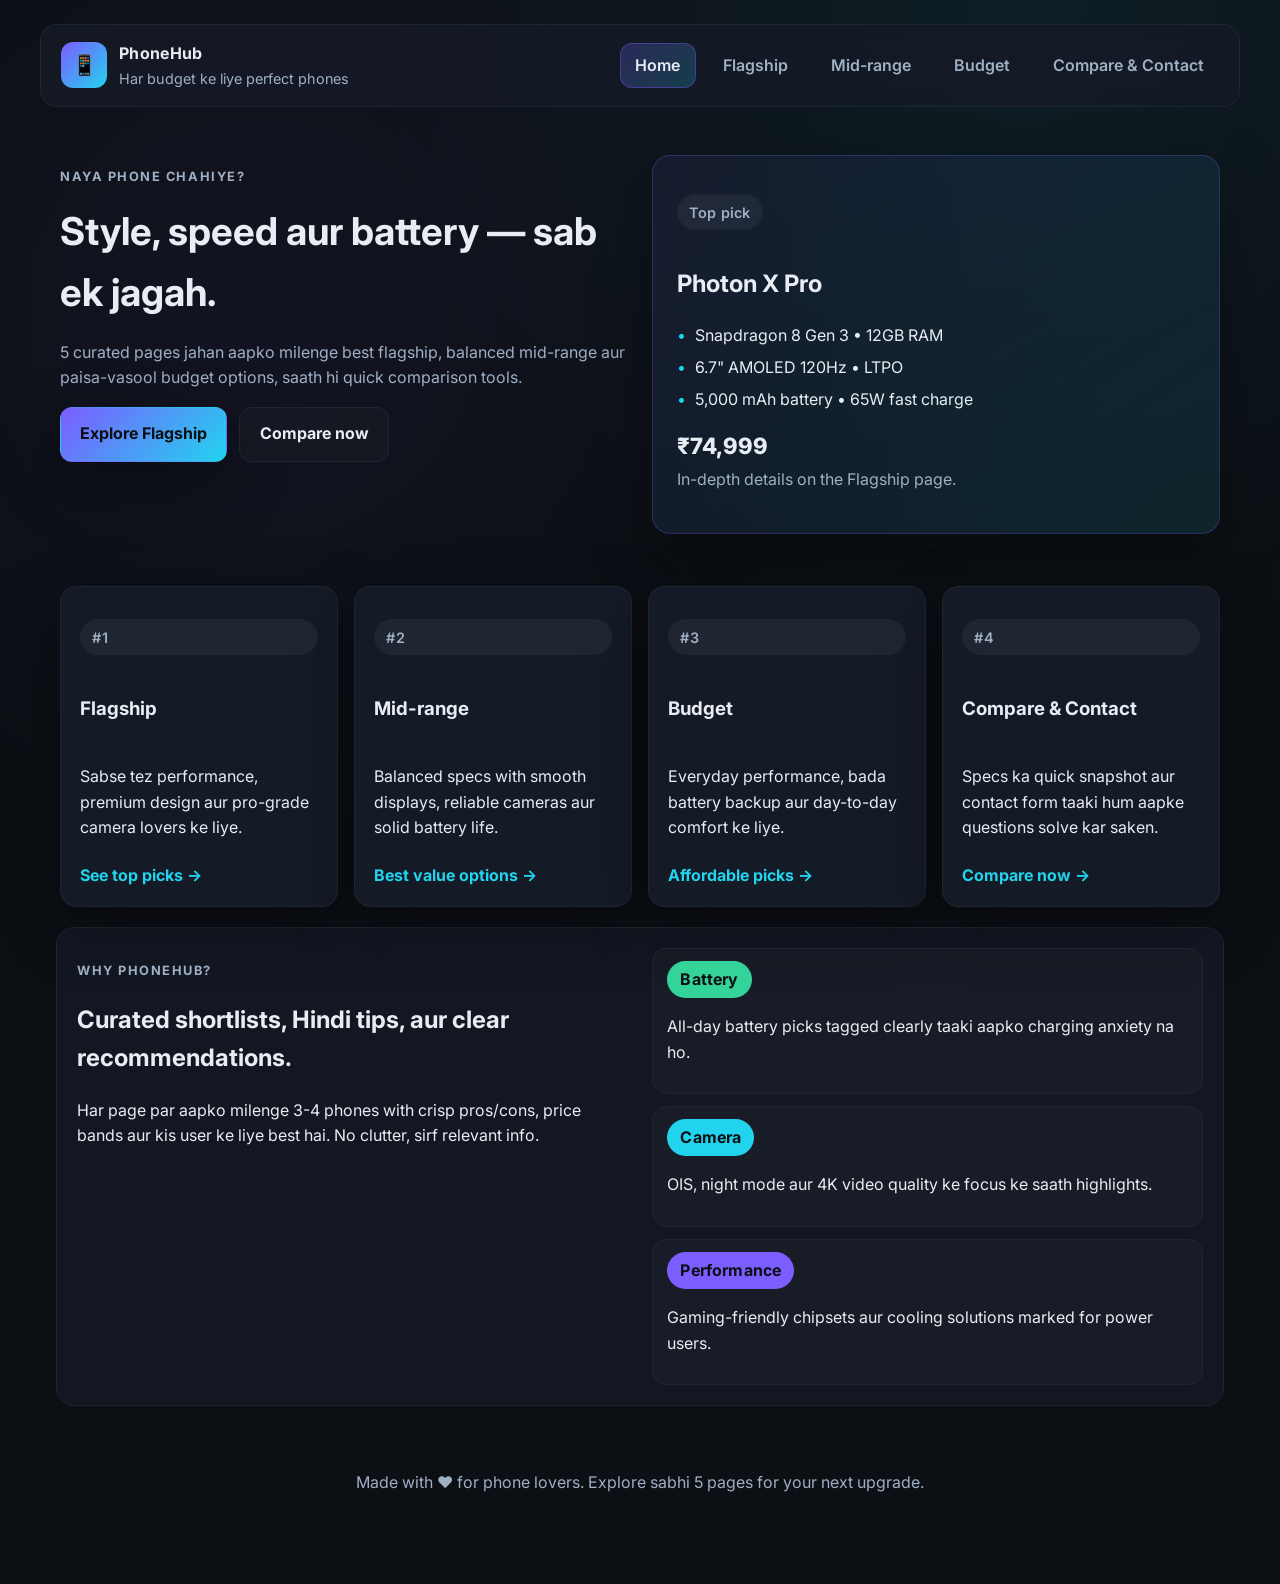
<file: index.html>
<!DOCTYPE html>
<html lang="en">
<head>
  <meta charset="UTF-8">
  <meta name="viewport" content="width=device-width, initial-scale=1.0">
  <title>PhoneHub | Home</title>
  <link rel="stylesheet" href="assets/style.css">
</head>
<body>
  <header class="site-header">
    <div class="brand">
      <span class="brand-mark">📱</span>
      <div>
        <p class="brand-name">PhoneHub</p>
        <p class="brand-tagline">Har budget ke liye perfect phones</p>
      </div>
    </div>
    <nav>
      <a class="active" href="index.html">Home</a>
      <a href="flagship.html">Flagship</a>
      <a href="midrange.html">Mid-range</a>
      <a href="budget.html">Budget</a>
      <a href="compare.html">Compare & Contact</a>
    </nav>
  </header>

  <main>
    <section class="hero">
      <div class="hero-text">
        <p class="eyebrow">Naya phone chahiye?</p>
        <h1>Style, speed aur battery — sab ek jagah.</h1>
        <p class="lead">5 curated pages jahan aapko milenge best flagship, balanced mid-range aur paisa-vasool budget options, saath hi quick comparison tools.</p>
        <div class="hero-actions">
          <a class="btn primary" href="flagship.html">Explore Flagship</a>
          <a class="btn ghost" href="compare.html">Compare now</a>
        </div>
      </div>
      <div class="hero-card">
        <p class="card-label">Top pick</p>
        <h2>Photon X Pro</h2>
        <ul class="spec-list">
          <li>Snapdragon 8 Gen 3 • 12GB RAM</li>
          <li>6.7" AMOLED 120Hz • LTPO</li>
          <li>5,000 mAh battery • 65W fast charge</li>
        </ul>
        <p class="price">₹74,999</p>
        <p class="note">In-depth details on the Flagship page.</p>
      </div>
    </section>

    <section class="grid">
      <div class="card">
        <p class="card-label">#1</p>
        <h3>Flagship</h3>
        <p>Sabse tez performance, premium design aur pro-grade camera lovers ke liye.</p>
        <a class="inline-link" href="flagship.html">See top picks →</a>
      </div>
      <div class="card">
        <p class="card-label">#2</p>
        <h3>Mid-range</h3>
        <p>Balanced specs with smooth displays, reliable cameras aur solid battery life.</p>
        <a class="inline-link" href="midrange.html">Best value options →</a>
      </div>
      <div class="card">
        <p class="card-label">#3</p>
        <h3>Budget</h3>
        <p>Everyday performance, bada battery backup aur day-to-day comfort ke liye.</p>
        <a class="inline-link" href="budget.html">Affordable picks →</a>
      </div>
      <div class="card">
        <p class="card-label">#4</p>
        <h3>Compare & Contact</h3>
        <p>Specs ka quick snapshot aur contact form taaki hum aapke questions solve kar saken.</p>
        <a class="inline-link" href="compare.html">Compare now →</a>
      </div>
    </section>

    <section class="highlight">
      <div>
        <p class="eyebrow">Why PhoneHub?</p>
        <h2>Curated shortlists, Hindi tips, aur clear recommendations.</h2>
        <p>Har page par aapko milenge 3-4 phones with crisp pros/cons, price bands aur kis user ke liye best hai. No clutter, sirf relevant info.</p>
      </div>
      <div class="list">
        <div class="list-item">
          <span class="pill success">Battery</span>
          <p>All-day battery picks tagged clearly taaki aapko charging anxiety na ho.</p>
        </div>
        <div class="list-item">
          <span class="pill info">Camera</span>
          <p>OIS, night mode aur 4K video quality ke focus ke saath highlights.</p>
        </div>
        <div class="list-item">
          <span class="pill accent">Performance</span>
          <p>Gaming-friendly chipsets aur cooling solutions marked for power users.</p>
        </div>
      </div>
    </section>
  </main>

  <footer class="site-footer">
    <p>Made with ❤️ for phone lovers. Explore sabhi 5 pages for your next upgrade.</p>
  </footer>
</body>
</html>
</file>
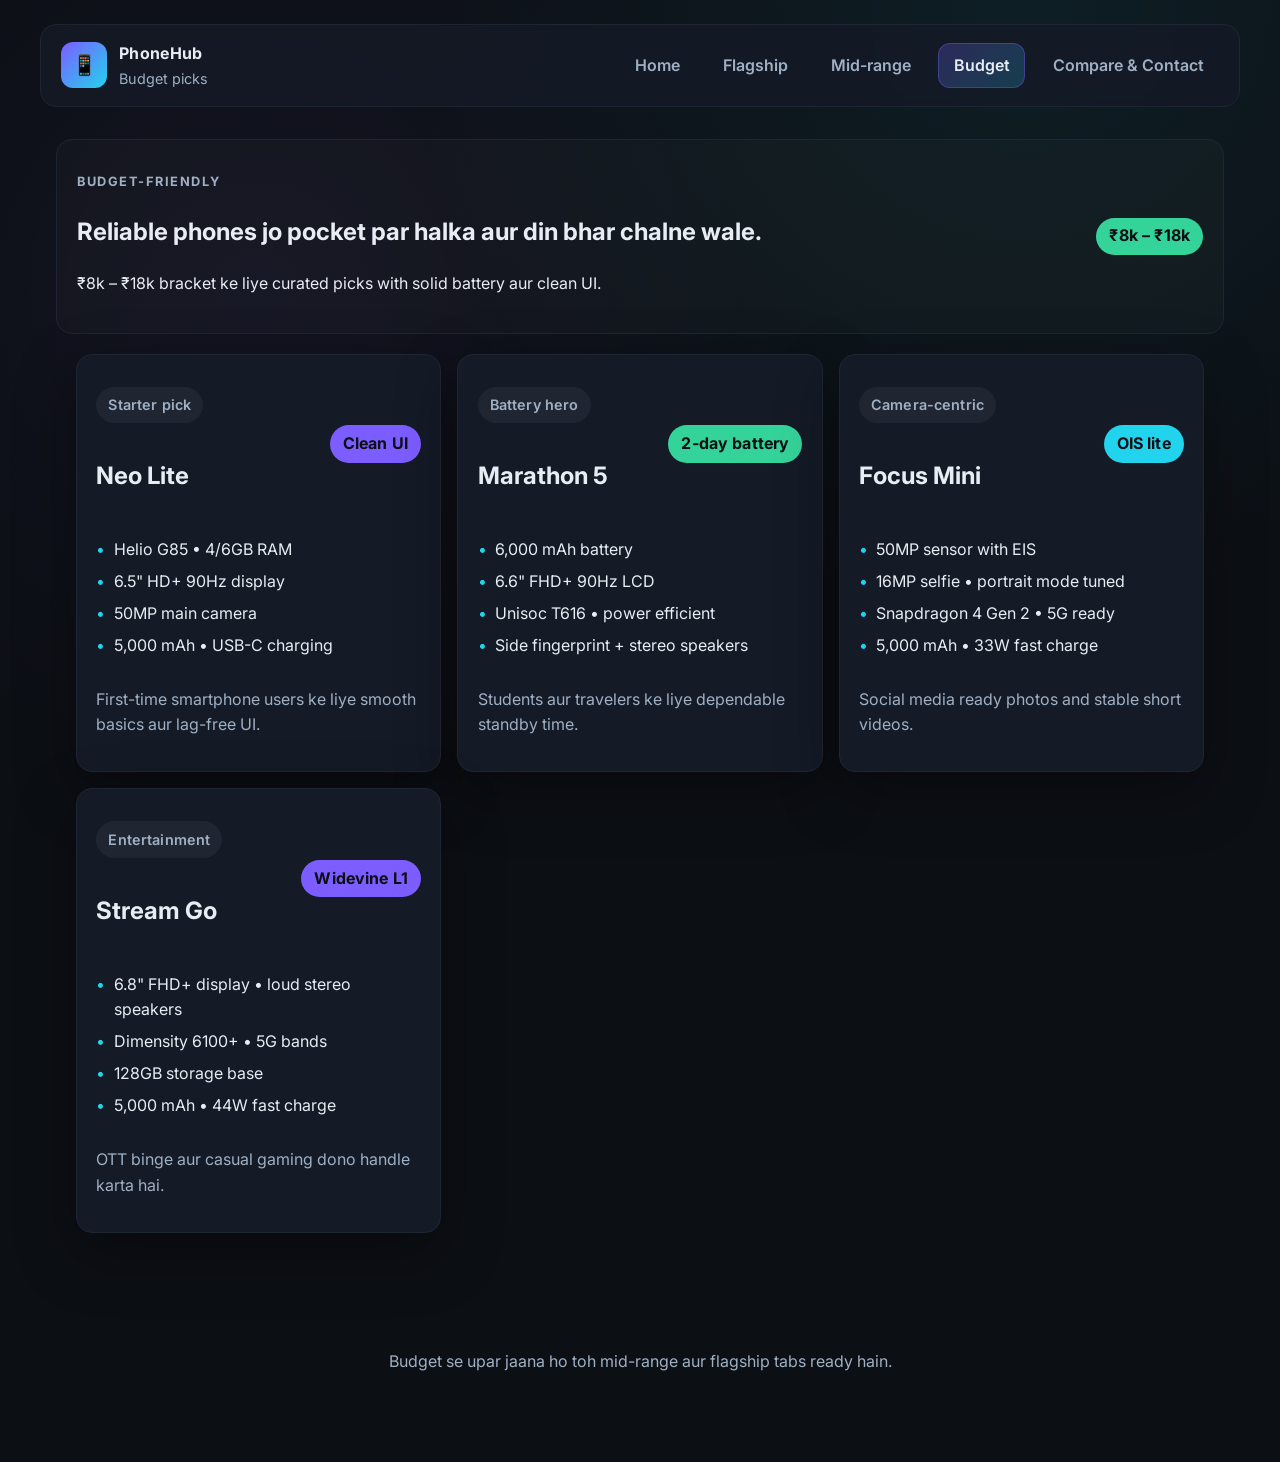
<file: budget.html>
<!DOCTYPE html>
<html lang="en">
<head>
  <meta charset="UTF-8">
  <meta name="viewport" content="width=device-width, initial-scale=1.0">
  <title>PhoneHub | Budget Phones</title>
  <link rel="stylesheet" href="assets/style.css">
</head>
<body>
  <header class="site-header">
    <div class="brand">
      <span class="brand-mark">📱</span>
      <div>
        <p class="brand-name">PhoneHub</p>
        <p class="brand-tagline">Budget picks</p>
      </div>
    </div>
    <nav>
      <a href="index.html">Home</a>
      <a href="flagship.html">Flagship</a>
      <a href="midrange.html">Mid-range</a>
      <a class="active" href="budget.html">Budget</a>
      <a href="compare.html">Compare & Contact</a>
    </nav>
  </header>

  <main class="page">
    <section class="page-hero">
      <div>
        <p class="eyebrow">Budget-friendly</p>
        <h1>Reliable phones jo pocket par halka aur din bhar chalne wale.</h1>
        <p>₹8k – ₹18k bracket ke liye curated picks with solid battery aur clean UI.</p>
      </div>
      <div class="pill success">₹8k – ₹18k</div>
    </section>

    <section class="cards two-col">
      <article class="card">
        <header class="card-top">
          <div>
            <p class="card-label">Starter pick</p>
            <h2>Neo Lite</h2>
          </div>
          <span class="pill accent">Clean UI</span>
        </header>
        <ul class="spec-list">
          <li>Helio G85 • 4/6GB RAM</li>
          <li>6.5" HD+ 90Hz display</li>
          <li>50MP main camera</li>
          <li>5,000 mAh • USB-C charging</li>
        </ul>
        <p class="note">First-time smartphone users ke liye smooth basics aur lag-free UI.</p>
      </article>

      <article class="card">
        <header class="card-top">
          <div>
            <p class="card-label">Battery hero</p>
            <h2>Marathon 5</h2>
          </div>
          <span class="pill success">2-day battery</span>
        </header>
        <ul class="spec-list">
          <li>6,000 mAh battery</li>
          <li>6.6" FHD+ 90Hz LCD</li>
          <li>Unisoc T616 • power efficient</li>
          <li>Side fingerprint + stereo speakers</li>
        </ul>
        <p class="note">Students aur travelers ke liye dependable standby time.</p>
      </article>

      <article class="card">
        <header class="card-top">
          <div>
            <p class="card-label">Camera-centric</p>
            <h2>Focus Mini</h2>
          </div>
          <span class="pill info">OIS lite</span>
        </header>
        <ul class="spec-list">
          <li>50MP sensor with EIS</li>
          <li>16MP selfie • portrait mode tuned</li>
          <li>Snapdragon 4 Gen 2 • 5G ready</li>
          <li>5,000 mAh • 33W fast charge</li>
        </ul>
        <p class="note">Social media ready photos and stable short videos.</p>
      </article>

      <article class="card">
        <header class="card-top">
          <div>
            <p class="card-label">Entertainment</p>
            <h2>Stream Go</h2>
          </div>
          <span class="pill accent">Widevine L1</span>
        </header>
        <ul class="spec-list">
          <li>6.8" FHD+ display • loud stereo speakers</li>
          <li>Dimensity 6100+ • 5G bands</li>
          <li>128GB storage base</li>
          <li>5,000 mAh • 44W fast charge</li>
        </ul>
        <p class="note">OTT binge aur casual gaming dono handle karta hai.</p>
      </article>
    </section>
  </main>

  <footer class="site-footer">
    <p>Budget se upar jaana ho toh mid-range aur flagship tabs ready hain.</p>
  </footer>
</body>
</html>
</file>
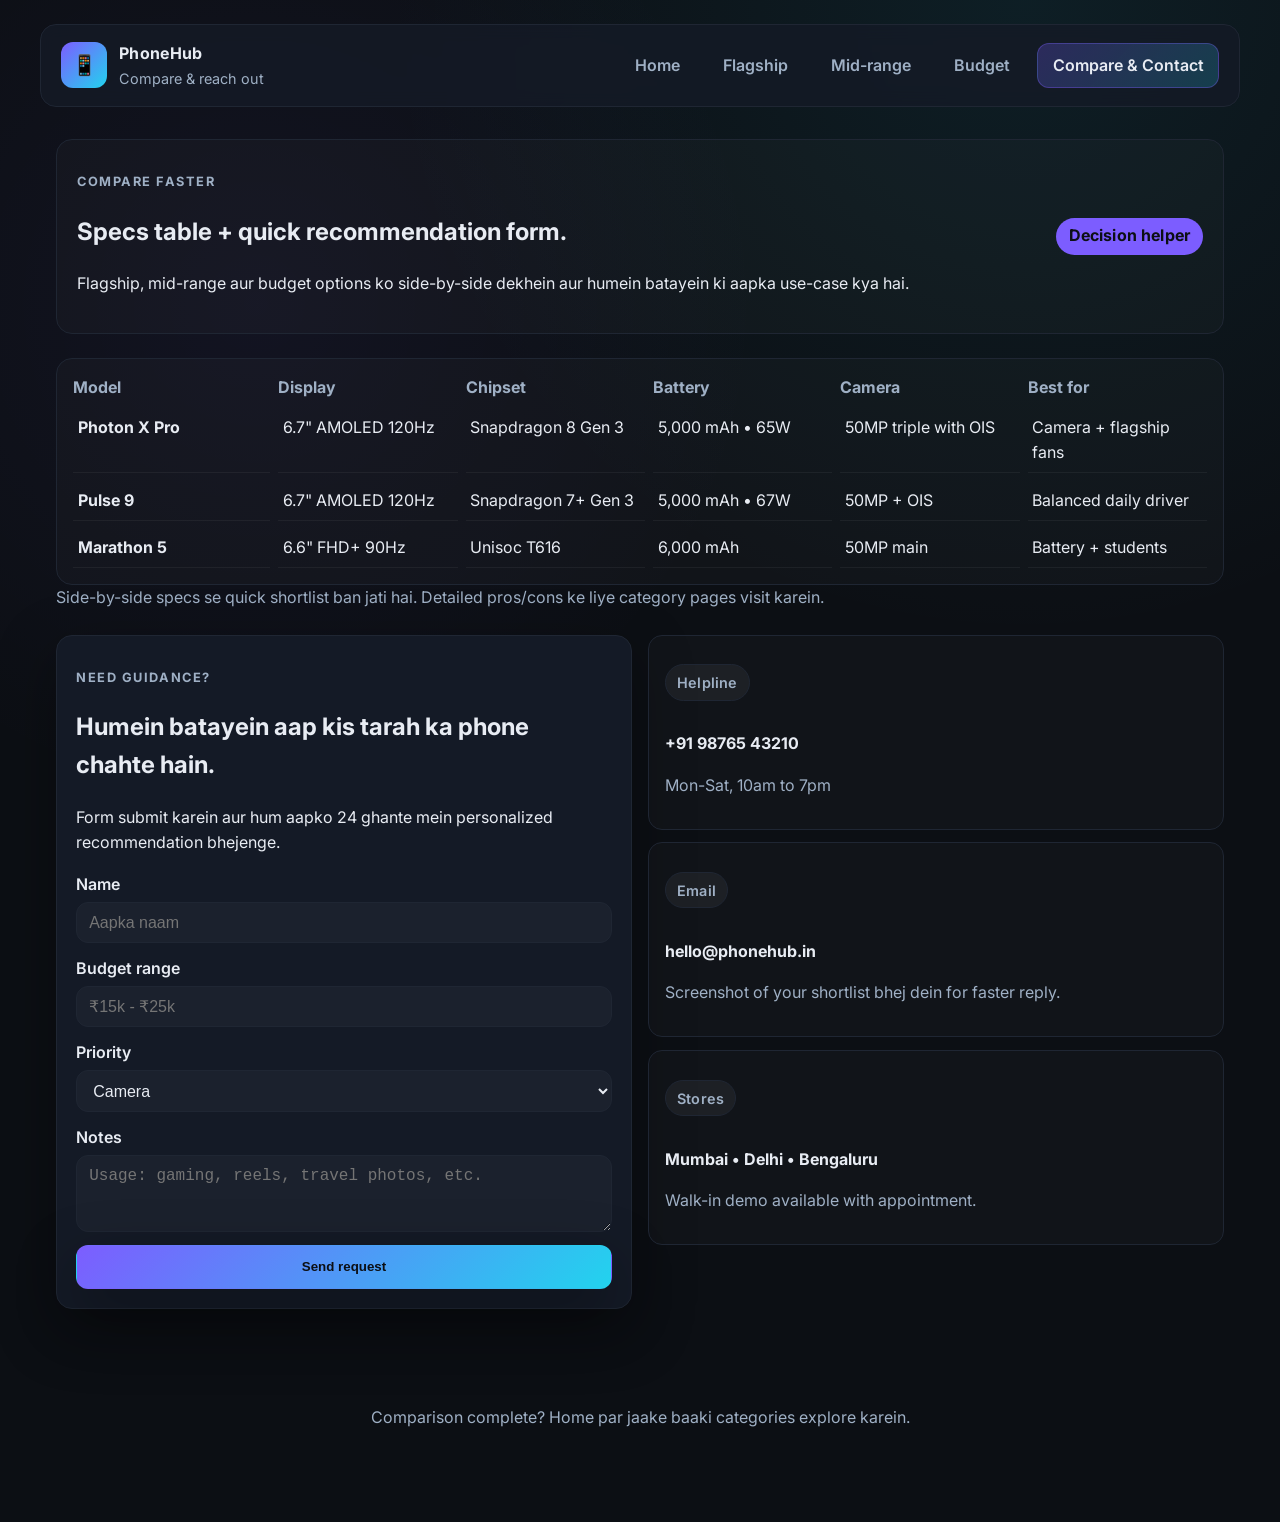
<file: compare.html>
<!DOCTYPE html>
<html lang="en">
<head>
  <meta charset="UTF-8">
  <meta name="viewport" content="width=device-width, initial-scale=1.0">
  <title>PhoneHub | Compare & Contact</title>
  <link rel="stylesheet" href="assets/style.css">
</head>
<body>
  <header class="site-header">
    <div class="brand">
      <span class="brand-mark">📱</span>
      <div>
        <p class="brand-name">PhoneHub</p>
        <p class="brand-tagline">Compare & reach out</p>
      </div>
    </div>
    <nav>
      <a href="index.html">Home</a>
      <a href="flagship.html">Flagship</a>
      <a href="midrange.html">Mid-range</a>
      <a href="budget.html">Budget</a>
      <a class="active" href="compare.html">Compare & Contact</a>
    </nav>
  </header>

  <main class="page">
    <section class="page-hero">
      <div>
        <p class="eyebrow">Compare faster</p>
        <h1>Specs table + quick recommendation form.</h1>
        <p>Flagship, mid-range aur budget options ko side-by-side dekhein aur humein batayein ki aapka use-case kya hai.</p>
      </div>
      <div class="pill accent">Decision helper</div>
    </section>

    <section class="table-wrapper">
      <div class="table-grid">
        <div class="table-head">Model</div>
        <div class="table-head">Display</div>
        <div class="table-head">Chipset</div>
        <div class="table-head">Battery</div>
        <div class="table-head">Camera</div>
        <div class="table-head">Best for</div>

        <div class="table-cell strong">Photon X Pro</div>
        <div class="table-cell">6.7" AMOLED 120Hz</div>
        <div class="table-cell">Snapdragon 8 Gen 3</div>
        <div class="table-cell">5,000 mAh • 65W</div>
        <div class="table-cell">50MP triple with OIS</div>
        <div class="table-cell">Camera + flagship fans</div>

        <div class="table-cell strong">Pulse 9</div>
        <div class="table-cell">6.7" AMOLED 120Hz</div>
        <div class="table-cell">Snapdragon 7+ Gen 3</div>
        <div class="table-cell">5,000 mAh • 67W</div>
        <div class="table-cell">50MP + OIS</div>
        <div class="table-cell">Balanced daily driver</div>

        <div class="table-cell strong">Marathon 5</div>
        <div class="table-cell">6.6" FHD+ 90Hz</div>
        <div class="table-cell">Unisoc T616</div>
        <div class="table-cell">6,000 mAh</div>
        <div class="table-cell">50MP main</div>
        <div class="table-cell">Battery + students</div>
      </div>
      <p class="note">Side-by-side specs se quick shortlist ban jati hai. Detailed pros/cons ke liye category pages visit karein.</p>
    </section>

    <section class="contact">
      <div class="contact-card">
        <p class="eyebrow">Need guidance?</p>
        <h2>Humein batayein aap kis tarah ka phone chahte hain.</h2>
        <p>Form submit karein aur hum aapko 24 ghante mein personalized recommendation bhejenge.</p>
        <form class="contact-form">
          <label>
            Name
            <input type="text" name="name" placeholder="Aapka naam">
          </label>
          <label>
            Budget range
            <input type="text" name="budget" placeholder="₹15k - ₹25k">
          </label>
          <label>
            Priority
            <select name="priority">
              <option>Camera</option>
              <option>Battery</option>
              <option>Performance/Gaming</option>
              <option>Premium design</option>
            </select>
          </label>
          <label>
            Notes
            <textarea name="notes" rows="3" placeholder="Usage: gaming, reels, travel photos, etc."></textarea>
          </label>
          <button type="submit" class="btn primary full">Send request</button>
        </form>
      </div>

      <div class="contact-info">
        <div class="info-block">
          <p class="card-label">Helpline</p>
          <p class="strong">+91 98765 43210</p>
          <p class="note">Mon-Sat, 10am to 7pm</p>
        </div>
        <div class="info-block">
          <p class="card-label">Email</p>
          <p class="strong">hello@phonehub.in</p>
          <p class="note">Screenshot of your shortlist bhej dein for faster reply.</p>
        </div>
        <div class="info-block">
          <p class="card-label">Stores</p>
          <p class="strong">Mumbai • Delhi • Bengaluru</p>
          <p class="note">Walk-in demo available with appointment.</p>
        </div>
      </div>
    </section>
  </main>

  <footer class="site-footer">
    <p>Comparison complete? Home par jaake baaki categories explore karein.</p>
  </footer>
</body>
</html>
</file>
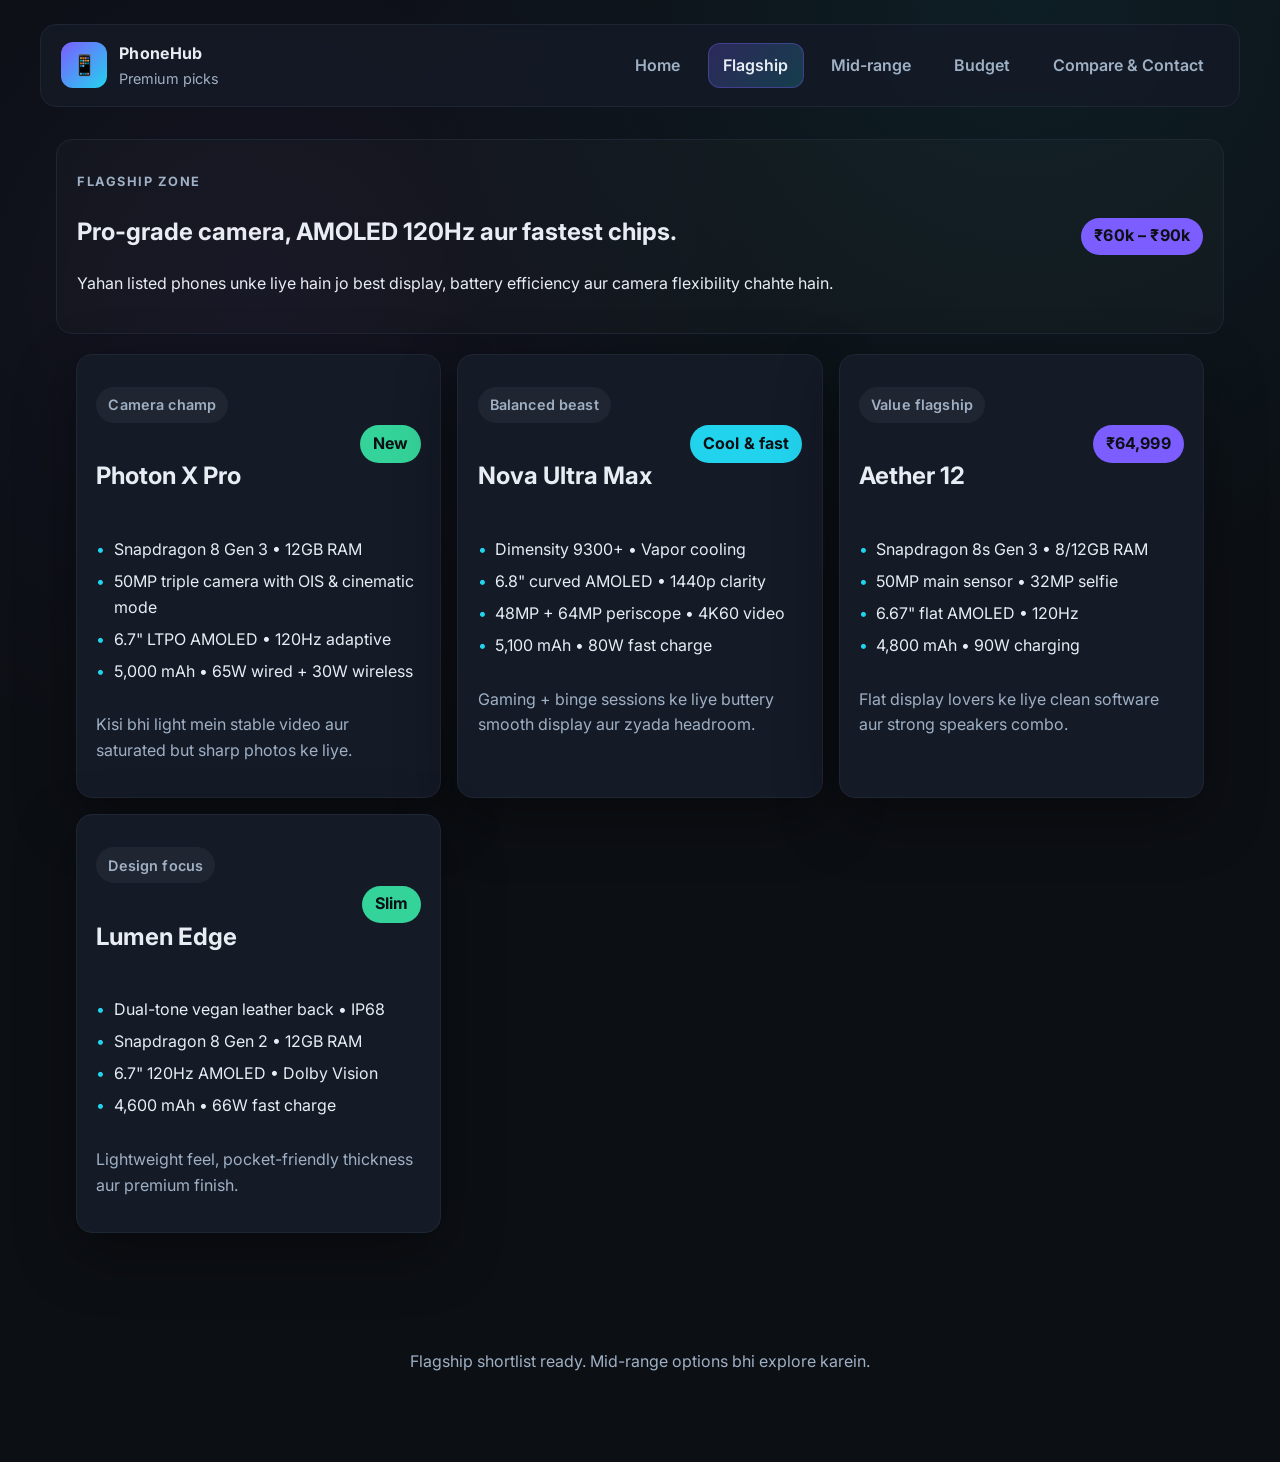
<file: flagship.html>
<!DOCTYPE html>
<html lang="en">
<head>
  <meta charset="UTF-8">
  <meta name="viewport" content="width=device-width, initial-scale=1.0">
  <title>PhoneHub | Flagship Phones</title>
  <link rel="stylesheet" href="assets/style.css">
</head>
<body>
  <header class="site-header">
    <div class="brand">
      <span class="brand-mark">📱</span>
      <div>
        <p class="brand-name">PhoneHub</p>
        <p class="brand-tagline">Premium picks</p>
      </div>
    </div>
    <nav>
      <a href="index.html">Home</a>
      <a class="active" href="flagship.html">Flagship</a>
      <a href="midrange.html">Mid-range</a>
      <a href="budget.html">Budget</a>
      <a href="compare.html">Compare & Contact</a>
    </nav>
  </header>

  <main class="page">
    <section class="page-hero">
      <div>
        <p class="eyebrow">Flagship Zone</p>
        <h1>Pro-grade camera, AMOLED 120Hz aur fastest chips.</h1>
        <p>Yahan listed phones unke liye hain jo best display, battery efficiency aur camera flexibility chahte hain.</p>
      </div>
      <div class="pill accent">₹60k – ₹90k</div>
    </section>

    <section class="cards two-col">
      <article class="card">
        <header class="card-top">
          <div>
            <p class="card-label">Camera champ</p>
            <h2>Photon X Pro</h2>
          </div>
          <span class="pill success">New</span>
        </header>
        <ul class="spec-list">
          <li>Snapdragon 8 Gen 3 • 12GB RAM</li>
          <li>50MP triple camera with OIS & cinematic mode</li>
          <li>6.7" LTPO AMOLED • 120Hz adaptive</li>
          <li>5,000 mAh • 65W wired + 30W wireless</li>
        </ul>
        <p class="note">Kisi bhi light mein stable video aur saturated but sharp photos ke liye.</p>
      </article>

      <article class="card">
        <header class="card-top">
          <div>
            <p class="card-label">Balanced beast</p>
            <h2>Nova Ultra Max</h2>
          </div>
          <span class="pill info">Cool & fast</span>
        </header>
        <ul class="spec-list">
          <li>Dimensity 9300+ • Vapor cooling</li>
          <li>6.8" curved AMOLED • 1440p clarity</li>
          <li>48MP + 64MP periscope • 4K60 video</li>
          <li>5,100 mAh • 80W fast charge</li>
        </ul>
        <p class="note">Gaming + binge sessions ke liye buttery smooth display aur zyada headroom.</p>
      </article>

      <article class="card">
        <header class="card-top">
          <div>
            <p class="card-label">Value flagship</p>
            <h2>Aether 12</h2>
          </div>
          <span class="pill accent">₹64,999</span>
        </header>
        <ul class="spec-list">
          <li>Snapdragon 8s Gen 3 • 8/12GB RAM</li>
          <li>50MP main sensor • 32MP selfie</li>
          <li>6.67" flat AMOLED • 120Hz</li>
          <li>4,800 mAh • 90W charging</li>
        </ul>
        <p class="note">Flat display lovers ke liye clean software aur strong speakers combo.</p>
      </article>

      <article class="card">
        <header class="card-top">
          <div>
            <p class="card-label">Design focus</p>
            <h2>Lumen Edge</h2>
          </div>
          <span class="pill success">Slim</span>
        </header>
        <ul class="spec-list">
          <li>Dual-tone vegan leather back • IP68</li>
          <li>Snapdragon 8 Gen 2 • 12GB RAM</li>
          <li>6.7" 120Hz AMOLED • Dolby Vision</li>
          <li>4,600 mAh • 66W fast charge</li>
        </ul>
        <p class="note">Lightweight feel, pocket-friendly thickness aur premium finish.</p>
      </article>
    </section>
  </main>

  <footer class="site-footer">
    <p>Flagship shortlist ready. Mid-range options bhi explore karein.</p>
  </footer>
</body>
</html>
</file>
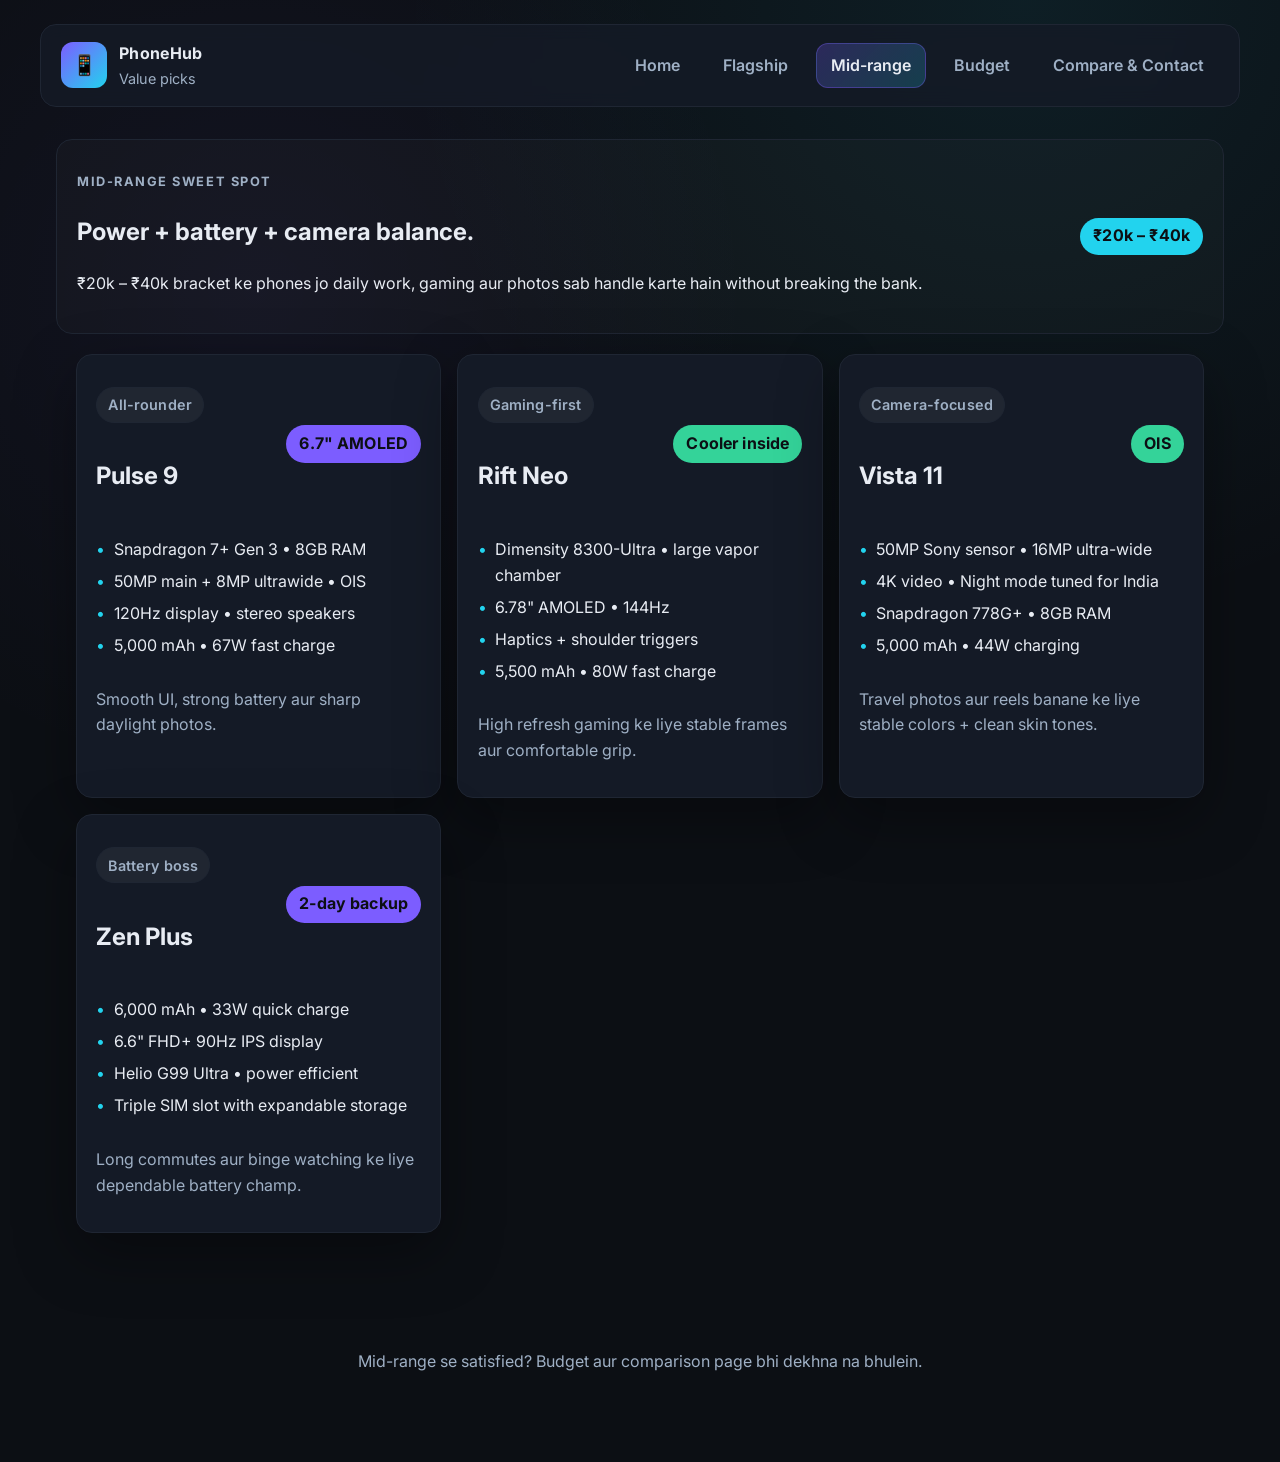
<file: midrange.html>
<!DOCTYPE html>
<html lang="en">
<head>
  <meta charset="UTF-8">
  <meta name="viewport" content="width=device-width, initial-scale=1.0">
  <title>PhoneHub | Mid-range Phones</title>
  <link rel="stylesheet" href="assets/style.css">
</head>
<body>
  <header class="site-header">
    <div class="brand">
      <span class="brand-mark">📱</span>
      <div>
        <p class="brand-name">PhoneHub</p>
        <p class="brand-tagline">Value picks</p>
      </div>
    </div>
    <nav>
      <a href="index.html">Home</a>
      <a href="flagship.html">Flagship</a>
      <a class="active" href="midrange.html">Mid-range</a>
      <a href="budget.html">Budget</a>
      <a href="compare.html">Compare & Contact</a>
    </nav>
  </header>

  <main class="page">
    <section class="page-hero">
      <div>
        <p class="eyebrow">Mid-range sweet spot</p>
        <h1>Power + battery + camera balance.</h1>
        <p>₹20k – ₹40k bracket ke phones jo daily work, gaming aur photos sab handle karte hain without breaking the bank.</p>
      </div>
      <div class="pill info">₹20k – ₹40k</div>
    </section>

    <section class="cards two-col">
      <article class="card">
        <header class="card-top">
          <div>
            <p class="card-label">All-rounder</p>
            <h2>Pulse 9</h2>
          </div>
          <span class="pill accent">6.7" AMOLED</span>
        </header>
        <ul class="spec-list">
          <li>Snapdragon 7+ Gen 3 • 8GB RAM</li>
          <li>50MP main + 8MP ultrawide • OIS</li>
          <li>120Hz display • stereo speakers</li>
          <li>5,000 mAh • 67W fast charge</li>
        </ul>
        <p class="note">Smooth UI, strong battery aur sharp daylight photos.</p>
      </article>

      <article class="card">
        <header class="card-top">
          <div>
            <p class="card-label">Gaming-first</p>
            <h2>Rift Neo</h2>
          </div>
          <span class="pill success">Cooler inside</span>
        </header>
        <ul class="spec-list">
          <li>Dimensity 8300-Ultra • large vapor chamber</li>
          <li>6.78" AMOLED • 144Hz</li>
          <li>Haptics + shoulder triggers</li>
          <li>5,500 mAh • 80W fast charge</li>
        </ul>
        <p class="note">High refresh gaming ke liye stable frames aur comfortable grip.</p>
      </article>

      <article class="card">
        <header class="card-top">
          <div>
            <p class="card-label">Camera-focused</p>
            <h2>Vista 11</h2>
          </div>
          <span class="pill success">OIS</span>
        </header>
        <ul class="spec-list">
          <li>50MP Sony sensor • 16MP ultra-wide</li>
          <li>4K video • Night mode tuned for India</li>
          <li>Snapdragon 778G+ • 8GB RAM</li>
          <li>5,000 mAh • 44W charging</li>
        </ul>
        <p class="note">Travel photos aur reels banane ke liye stable colors + clean skin tones.</p>
      </article>

      <article class="card">
        <header class="card-top">
          <div>
            <p class="card-label">Battery boss</p>
            <h2>Zen Plus</h2>
          </div>
          <span class="pill accent">2-day backup</span>
        </header>
        <ul class="spec-list">
          <li>6,000 mAh • 33W quick charge</li>
          <li>6.6" FHD+ 90Hz IPS display</li>
          <li>Helio G99 Ultra • power efficient</li>
          <li>Triple SIM slot with expandable storage</li>
        </ul>
        <p class="note">Long commutes aur binge watching ke liye dependable battery champ.</p>
      </article>
    </section>
  </main>

  <footer class="site-footer">
    <p>Mid-range se satisfied? Budget aur comparison page bhi dekhna na bhulein.</p>
  </footer>
</body>
</html>
</file>
<file: assets/style.css>
@import url('https://fonts.googleapis.com/css2?family=Inter:wght@400;500;600;700&display=swap');

:root {
  --bg: #0c0f14;
  --panel: #121722;
  --muted: #9fb0c5;
  --border: #1f2633;
  --accent: #7c5dff;
  --accent-2: #22d3ee;
  --success: #34d399;
  --danger: #f87171;
  --text: #e8ecf3;
  --card: #141a26;
  --shadow: 0 20px 60px rgba(0, 0, 0, 0.35);
}

*,
*::before,
*::after {
  box-sizing: border-box;
}

body {
  margin: 0;
  font-family: 'Inter', system-ui, -apple-system, BlinkMacSystemFont, 'Segoe UI', sans-serif;
  background: radial-gradient(circle at 20% 20%, rgba(124, 93, 255, 0.06), transparent 32%),
              radial-gradient(circle at 80% 0%, rgba(34, 211, 238, 0.08), transparent 35%),
              var(--bg);
  color: var(--text);
  line-height: 1.6;
  padding: 0 1rem 3rem;
}

a {
  color: inherit;
  text-decoration: none;
}

.site-header {
  max-width: 1200px;
  margin: 1.5rem auto 1rem;
  padding: 1rem 1.25rem;
  background: rgba(20, 26, 38, 0.85);
  border: 1px solid var(--border);
  border-radius: 16px;
  display: flex;
  justify-content: space-between;
  align-items: center;
  gap: 1rem;
  position: sticky;
  top: 10px;
  backdrop-filter: blur(8px);
  z-index: 10;
}

.brand {
  display: flex;
  gap: 0.75rem;
  align-items: center;
}

.brand-mark {
  width: 46px;
  height: 46px;
  display: grid;
  place-items: center;
  border-radius: 12px;
  background: linear-gradient(135deg, var(--accent), var(--accent-2));
  font-size: 1.25rem;
  color: #0c0f14;
  font-weight: 700;
}

.brand-name {
  margin: 0;
  font-weight: 700;
  letter-spacing: 0.02em;
}

.brand-tagline {
  margin: 0;
  color: var(--muted);
  font-size: 0.9rem;
}

nav {
  display: flex;
  gap: 0.75rem;
  flex-wrap: wrap;
}

nav a {
  padding: 0.55rem 0.9rem;
  border-radius: 12px;
  font-weight: 600;
  color: var(--muted);
  border: 1px solid transparent;
  transition: all 0.2s ease;
}

nav a:hover {
  color: var(--text);
  border-color: var(--border);
  background: rgba(124, 93, 255, 0.08);
}

nav a.active {
  color: var(--text);
  background: linear-gradient(135deg, rgba(124, 93, 255, 0.25), rgba(34, 211, 238, 0.2));
  border: 1px solid rgba(124, 93, 255, 0.35);
}

main {
  max-width: 1200px;
  margin: 0 auto;
}

.hero {
  display: grid;
  grid-template-columns: repeat(auto-fit, minmax(320px, 1fr));
  gap: 1.5rem;
  padding: 2rem 1.25rem;
  margin-top: 0.5rem;
}

.hero-text h1 {
  font-size: clamp(1.9rem, 3vw, 2.6rem);
  margin: 0.2rem 0 0.5rem;
}

.lead {
  color: var(--muted);
  max-width: 620px;
  margin-bottom: 1rem;
}

.hero-actions {
  display: flex;
  gap: 0.75rem;
  flex-wrap: wrap;
}

.btn {
  display: inline-flex;
  align-items: center;
  justify-content: center;
  gap: 0.4rem;
  padding: 0.85rem 1.2rem;
  border-radius: 12px;
  font-weight: 700;
  border: 1px solid transparent;
  cursor: pointer;
  transition: transform 0.15s ease, box-shadow 0.2s ease, background 0.2s ease;
}

.btn.primary {
  background: linear-gradient(135deg, var(--accent), var(--accent-2));
  color: #0c0f14;
  box-shadow: var(--shadow);
}

.btn.ghost {
  border: 1px solid var(--border);
  color: var(--text);
  background: rgba(255, 255, 255, 0.02);
}

.btn.full {
  width: 100%;
}

.btn:hover {
  transform: translateY(-1px);
  box-shadow: 0 20px 30px rgba(0, 0, 0, 0.25);
}

.hero-card {
  background: linear-gradient(145deg, rgba(124, 93, 255, 0.08), rgba(34, 211, 238, 0.1));
  border: 1px solid rgba(124, 93, 255, 0.25);
  border-radius: 18px;
  padding: 1.5rem;
  box-shadow: var(--shadow);
}

.card-label {
  display: inline-flex;
  align-items: center;
  gap: 0.35rem;
  padding: 0.35rem 0.7rem;
  background: rgba(255, 255, 255, 0.05);
  border: 1px solid var(--border);
  border-radius: 999px;
  color: var(--muted);
  font-size: 0.9rem;
  font-weight: 600;
  letter-spacing: 0.01em;
}

.spec-list {
  list-style: none;
  padding: 0;
  margin: 1rem 0;
  color: var(--text);
}

.spec-list li {
  margin-bottom: 0.4rem;
  padding-left: 1.1rem;
  position: relative;
}

.spec-list li::before {
  content: '•';
  position: absolute;
  left: 0;
  color: var(--accent-2);
}

.price {
  font-weight: 800;
  font-size: 1.4rem;
  margin: 0.2rem 0;
}

.note {
  color: var(--muted);
  margin-top: 0;
}

.grid {
  display: grid;
  grid-template-columns: repeat(auto-fit, minmax(240px, 1fr));
  gap: 1rem;
  padding: 1.25rem;
}

.cards {
  display: grid;
  grid-template-columns: 1fr;
  gap: 1rem;
  padding: 1.25rem;
}

.two-col {
  grid-template-columns: repeat(auto-fit, minmax(280px, 1fr));
}

.card {
  background: var(--card);
  border: 1px solid var(--border);
  border-radius: 16px;
  padding: 1.1rem 1.2rem;
  box-shadow: var(--shadow);
  display: flex;
  flex-direction: column;
  gap: 0.35rem;
}

.inline-link {
  color: var(--accent-2);
  font-weight: 700;
}

.highlight {
  display: grid;
  grid-template-columns: repeat(auto-fit, minmax(260px, 1fr));
  gap: 1.5rem;
  padding: 1.25rem;
  background: rgba(20, 26, 38, 0.8);
  border: 1px solid var(--border);
  border-radius: 18px;
  margin: 0 1rem;
}

.list {
  display: grid;
  gap: 0.75rem;
}

.list-item {
  background: rgba(255, 255, 255, 0.02);
  border: 1px solid var(--border);
  border-radius: 14px;
  padding: 0.75rem 0.9rem;
}

.pill {
  display: inline-flex;
  align-items: center;
  gap: 0.35rem;
  padding: 0.3rem 0.75rem;
  border-radius: 999px;
  font-weight: 700;
  letter-spacing: 0.01em;
  color: #0c0f14;
  border: 1px solid transparent;
}

.pill.success {
  background: var(--success);
}

.pill.info {
  background: var(--accent-2);
  color: #0c0f14;
}

.pill.accent {
  background: var(--accent);
  color: #0c0f14;
}

.eyebrow {
  letter-spacing: 0.12em;
  text-transform: uppercase;
  color: var(--muted);
  font-weight: 700;
  font-size: 0.8rem;
}

.page {
  padding: 1rem 1rem 2rem;
}

.page-hero {
  display: flex;
  align-items: center;
  justify-content: space-between;
  gap: 1rem;
  background: rgba(255, 255, 255, 0.02);
  border: 1px solid var(--border);
  border-radius: 16px;
  padding: 1.25rem;
  flex-wrap: wrap;
}

.card-top {
  display: flex;
  align-items: center;
  justify-content: space-between;
}

.table-wrapper {
  margin: 1.5rem 0;
}

.table-grid {
  display: grid;
  grid-template-columns: 1.1fr 1fr 1fr 1fr 1fr 1fr;
  gap: 0.5rem;
  background: rgba(255, 255, 255, 0.02);
  padding: 1rem;
  border-radius: 16px;
  border: 1px solid var(--border);
}

.table-head {
  font-weight: 700;
  color: var(--muted);
}

.table-cell {
  padding: 0.4rem 0.3rem;
  border-bottom: 1px solid rgba(255, 255, 255, 0.05);
}

.table-cell.strong {
  font-weight: 700;
}

.contact {
  display: grid;
  grid-template-columns: repeat(auto-fit, minmax(320px, 1fr));
  gap: 1rem;
  align-items: start;
}

.contact-card {
  background: var(--card);
  border: 1px solid var(--border);
  border-radius: 16px;
  padding: 1.2rem;
  box-shadow: var(--shadow);
}

.contact-form {
  display: grid;
  gap: 0.8rem;
  margin-top: 1rem;
}

.contact-form label {
  display: grid;
  gap: 0.3rem;
  color: var(--text);
  font-weight: 600;
}

input,
select,
textarea {
  padding: 0.65rem 0.75rem;
  border-radius: 12px;
  border: 1px solid var(--border);
  background: rgba(255, 255, 255, 0.03);
  color: var(--text);
  font-size: 1rem;
  transition: border 0.2s ease, box-shadow 0.2s ease;
}

input:focus,
select:focus,
textarea:focus {
  outline: none;
  border-color: rgba(124, 93, 255, 0.6);
  box-shadow: 0 0 0 3px rgba(124, 93, 255, 0.18);
}

.contact-info {
  display: grid;
  gap: 0.8rem;
}

.info-block {
  background: rgba(255, 255, 255, 0.02);
  border: 1px solid var(--border);
  border-radius: 14px;
  padding: 0.9rem 1rem;
}

.strong {
  font-weight: 700;
}

.site-footer {
  max-width: 1200px;
  margin: 1.5rem auto 0;
  padding: 1.5rem 1.25rem;
  text-align: center;
  color: var(--muted);
}

@media (max-width: 768px) {
  body {
    padding: 0 0.75rem 2rem;
  }

  .site-header {
    position: static;
    top: auto;
  }

  .table-grid {
    grid-template-columns: 1fr;
  }

  .table-head {
    display: none;
  }

  .table-cell {
    border-bottom: 1px solid rgba(255, 255, 255, 0.08);
  }

  .table-grid {
    display: flex;
    flex-direction: column;
  }
}
</file>
